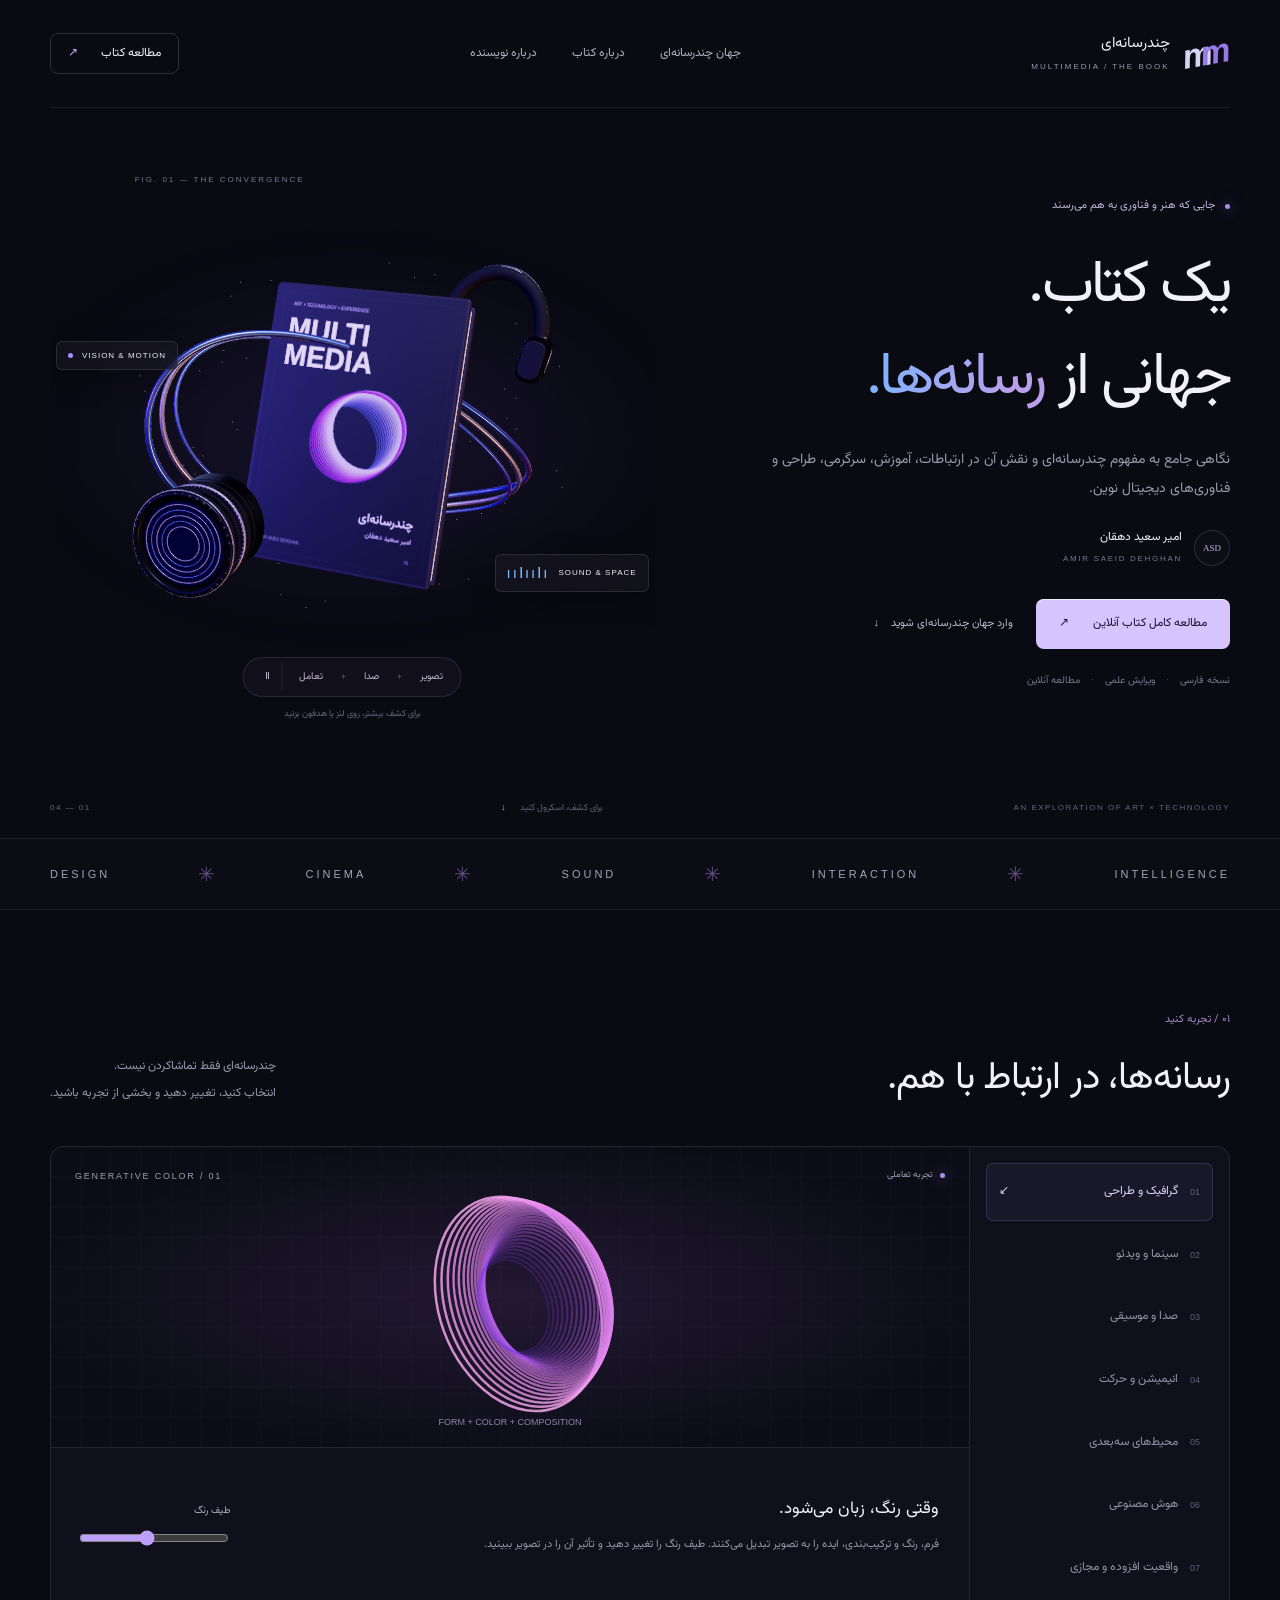
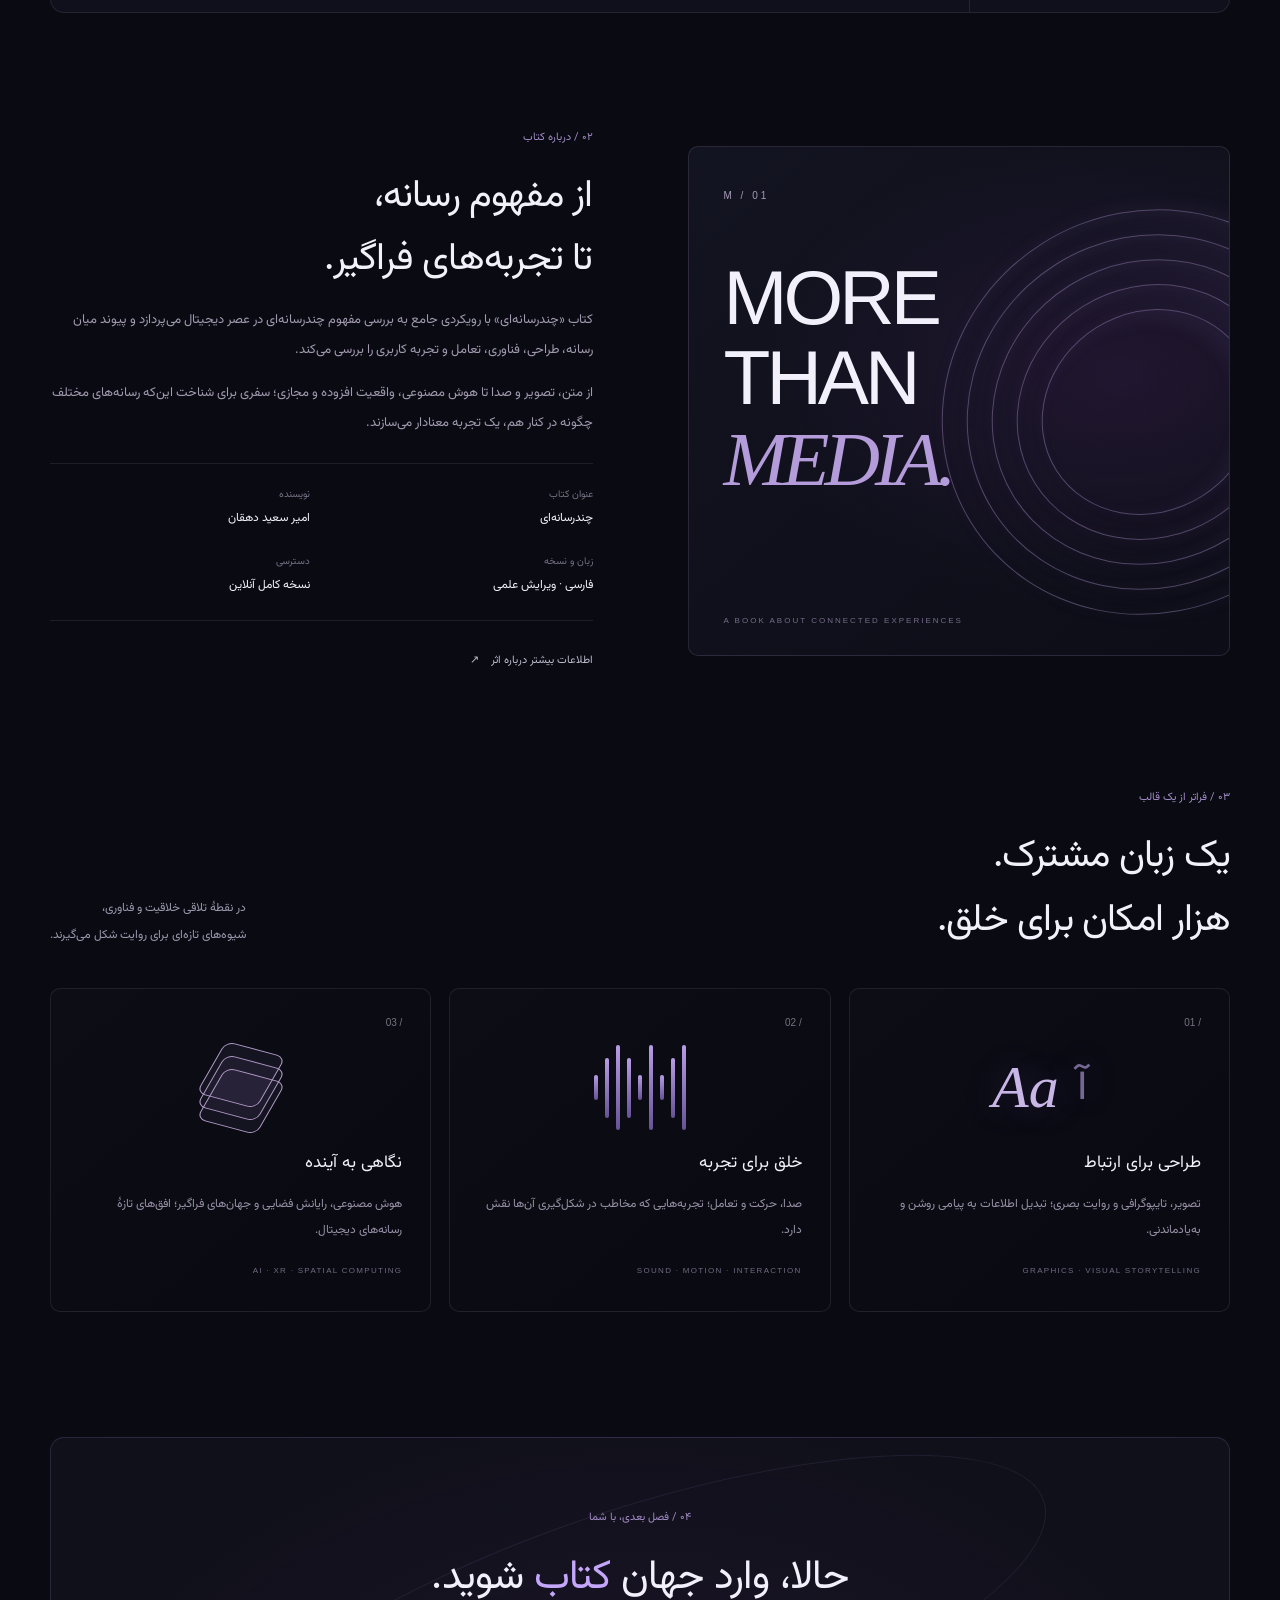
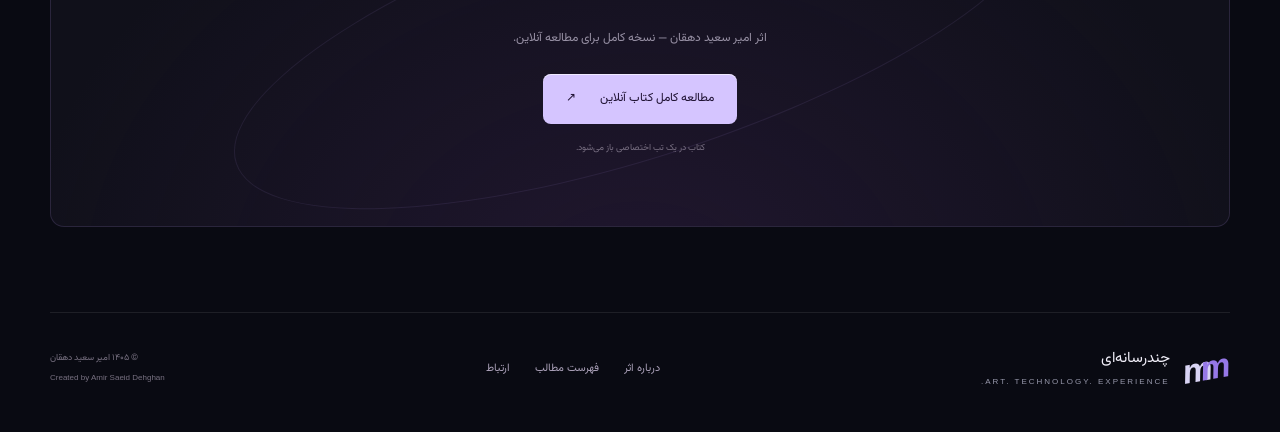
<file: index.html>
<!doctype html>
<html lang="fa" dir="rtl">
<head>
  <meta charset="utf-8">
  <meta name="viewport" content="width=device-width,initial-scale=1">
  <meta name="theme-color" content="#090a12">
  <meta name="description" content="کتاب چندرسانه‌ای اثر امیر سعید دهقان؛ سفری تعاملی در پیوند هنر، طراحی، صدا و فناوری. نسخه کامل فارسی برای مطالعه آنلاین.">
  <title>چندرسانه‌ای | امیر سعید دهقان</title>
  <link rel="preload" href="landing/Vazirmatn-Regular.woff2" as="font" type="font/woff2" crossorigin>
  <link rel="icon" href="landing/favicon.svg" type="image/svg+xml">
  <link rel="stylesheet" href="landing/landing.css">
</head>
<body class="mm-site">
<a class="skip" href="#main">رفتن به محتوای اصلی</a>
<header class="header wrap">
  <a class="brand" href="index.html" aria-label="چندرسانه‌ای، خانه"><span class="brand-mark" aria-hidden="true">m<span>m</span></span><span>چندرسانه‌ای<small lang="en">MULTIMEDIA / THE BOOK</small></span></a>
  <nav aria-label="ناوبری اصلی"><a href="#universe">جهان چندرسانه‌ای</a><a href="#about">درباره کتاب</a><a href="about.html">درباره نویسنده</a></nav>
  <a class="nav-read" href="book.html" target="_blank" rel="noopener">مطالعه کتاب <span>↗</span></a>
</header>
<main id="main">
<section class="hero wrap" aria-labelledby="hero-title">
  <div class="hero-copy">
    <div class="eyebrow"><i></i> جایی که هنر و فناوری به هم می‌رسند</div>
    <h1 id="hero-title">یک کتاب.<br>جهانی از <span>رسانه‌ها.</span></h1>
    <p class="hero-description">نگاهی جامع به مفهوم چندرسانه‌ای و نقش آن در ارتباطات، آموزش، سرگرمی، طراحی و فناوری‌های دیجیتال نوین.</p>
    <div class="author-line"><span class="author-monogram" lang="en">ASD</span><span>امیر سعید دهقان<small lang="en">AMIR SAEID DEHGHAN</small></span></div>
    <div class="actions"><a class="button primary" href="book.html" target="_blank" rel="noopener">مطالعه کامل کتاب آنلاین <span>↗</span></a><a class="text-link" href="#universe">وارد جهان چندرسانه‌ای شوید <span>↓</span></a></div>
    <div class="hero-note"><span>نسخه فارسی</span><b>·</b><span>ویرایش علمی</span><b>·</b><span>مطالعه آنلاین</span></div>
  </div>
  <div class="hero-art" id="art">
    <div class="art-glow"></div>
    <div class="fallback-book" aria-hidden="true"><span>MULTI<br>MEDIA<span class="cover-orbit"></span></span><small>چندرسانه‌ای<br>امیر سعید دهقان</small></div>
    <canvas id="scene" aria-label="چیدمان سه‌بعدی کتاب، لنز دوربین و هدفون؛ گزینه‌های زیر همان تعامل‌ها را با صفحه‌کلید در دسترس می‌گذارند"></canvas>
    <span class="art-index" lang="en">FIG. 01 — THE CONVERGENCE</span>
    <div class="floating-label label-cinema"><span class="label-dot"></span><span lang="en">VISION & MOTION</span></div>
    <div class="floating-label label-audio"><span class="mini-wave" aria-hidden="true">ııⅠııⅠı</span><span lang="en">SOUND & SPACE</span></div>
    <div class="scene-controls"><button type="button" data-jump="video">تصویر</button><span>＋</span><button type="button" data-jump="audio">صدا</button><span>＋</span><button type="button" data-jump="space">تعامل</button><button type="button" id="motion" aria-pressed="false" aria-label="توقف حرکت خودکار">Ⅱ</button></div>
    <span class="art-hint">برای کشف بیشتر، روی لنز یا هدفون بزنید</span>
  </div>
  <div class="hero-bottom"><span lang="en">AN EXPLORATION OF ART × TECHNOLOGY</span><a href="#universe">برای کشف، اسکرول کنید <span>↓</span></a><span lang="en">01 — 04</span></div>
</section>
<div class="discipline-band" aria-hidden="true"><div class="wrap" dir="ltr"><span>DESIGN</span><i>✳</i><span>CINEMA</span><i>✳</i><span>SOUND</span><i>✳</i><span>INTERACTION</span><i>✳</i><span>INTELLIGENCE</span></div></div>
<section id="universe" class="universe wrap section-space">
  <div class="section-heading reveal"><div><span class="kicker">۰۱ / تجربه کنید</span><h2>رسانه‌ها، در ارتباط با هم.</h2></div><p>چندرسانه‌ای فقط تماشاکردن نیست.<br>انتخاب کنید، تغییر دهید و بخشی از تجربه باشید.</p></div>
  <div class="lab reveal">
    <div class="lab-nav" role="tablist" aria-label="حوزه‌های چندرسانه‌ای">
      <button role="tab" id="tab-design" aria-selected="true" aria-controls="lab-panel" data-mode="design"><span>01</span>گرافیک و طراحی <i>↙</i></button>
      <button role="tab" id="tab-video" aria-selected="false" aria-controls="lab-panel" data-mode="video" tabindex="-1"><span>02</span>سینما و ویدئو <i>↙</i></button>
      <button role="tab" id="tab-audio" aria-selected="false" aria-controls="lab-panel" data-mode="audio" tabindex="-1"><span>03</span>صدا و موسیقی <i>↙</i></button>
      <button role="tab" id="tab-motion" aria-selected="false" aria-controls="lab-panel" data-mode="motion" tabindex="-1"><span>04</span>انیمیشن و حرکت <i>↙</i></button>
      <button role="tab" id="tab-space" aria-selected="false" aria-controls="lab-panel" data-mode="space" tabindex="-1"><span>05</span>محیط‌های سه‌بعدی <i>↙</i></button>
      <button role="tab" id="tab-ai" aria-selected="false" aria-controls="lab-panel" data-mode="ai" tabindex="-1"><span>06</span>هوش مصنوعی <i>↙</i></button>
      <button role="tab" id="tab-xr" aria-selected="false" aria-controls="lab-panel" data-mode="xr" tabindex="-1"><span>07</span>واقعیت افزوده و مجازی <i>↙</i></button>
    </div>
    <div class="lab-panel" id="lab-panel" role="tabpanel" aria-labelledby="tab-design" tabindex="0">
      <div class="lab-visual"><canvas id="demo" aria-label="نمایش تعاملی ترکیب رنگ و فرم"></canvas><span class="visual-tag" id="demo-tag" lang="en">01 / GENERATIVE COLOR</span><span class="live-indicator"><i></i>تجربه تعاملی</span></div>
      <div class="lab-caption"><div><h3 id="demo-title">وقتی رنگ، زبان می‌شود.</h3><p id="demo-description">فرم، رنگ و ترکیب‌بندی، ایده را به تصویر تبدیل می‌کنند. طیف رنگ را تغییر دهید و تأثیر آن را در تصویر ببینید.</p></div><div class="lab-control"><label for="parameter" id="parameter-label">طیف رنگ</label><input id="parameter" type="range" min="0" max="100" value="45"><button id="sound" type="button" hidden aria-pressed="false">شنیدن صدا ♫</button></div></div>
    </div>
  </div>
</section>
<section id="about" class="about wrap section-space">
  <div class="editorial-art reveal" aria-hidden="true"><span class="editorial-no" lang="en">M / 01</span><div class="editorial-rings"><i></i><i></i><i></i><i></i><i></i></div><div class="editorial-type" lang="en">MORE<br>THAN<br><em>MEDIA.</em></div><span class="editorial-foot" lang="en">A BOOK ABOUT CONNECTED EXPERIENCES</span></div>
  <div class="about-copy reveal"><span class="kicker">۰۲ / درباره کتاب</span><h2>از مفهوم رسانه،<br>تا تجربه‌های فراگیر.</h2><p>کتاب «چندرسانه‌ای» با رویکردی جامع به بررسی مفهوم چندرسانه‌ای در عصر دیجیتال می‌پردازد و پیوند میان رسانه، طراحی، فناوری، تعامل و تجربه کاربری را بررسی می‌کند.</p><p>از متن، تصویر و صدا تا هوش مصنوعی، واقعیت افزوده و مجازی؛ سفری برای شناخت این‌که رسانه‌های مختلف چگونه در کنار هم، یک تجربه معنادار می‌سازند.</p><div class="book-facts"><div><small>عنوان کتاب</small><strong>چندرسانه‌ای</strong></div><div><small>نویسنده</small><strong>امیر سعید دهقان</strong></div><div><small>زبان و نسخه</small><strong>فارسی · ویرایش علمی</strong></div><div><small>دسترسی</small><strong>نسخه کامل آنلاین</strong></div></div><a class="text-link" href="about.html">اطلاعات بیشتر درباره اثر <span>↗</span></a></div>
</section>
<section class="perspectives wrap section-space">
  <div class="section-heading reveal"><div><span class="kicker">۰۳ / فراتر از یک قالب</span><h2>یک زبان مشترک.<br>هزار امکان برای خلق.</h2></div><p>در نقطهٔ تلاقی خلاقیت و فناوری،<br>شیوه‌های تازه‌ای برای روایت شکل می‌گیرند.</p></div>
  <div class="perspective-grid"><article class="perspective reveal"><span class="card-number">01 /</span><div class="card-glyph" aria-hidden="true">Aa<span>آ</span></div><h3>طراحی برای ارتباط</h3><p>تصویر، تایپوگرافی و روایت بصری؛ تبدیل اطلاعات به پیامی روشن و به‌یادماندنی.</p><span class="card-foot" lang="en">GRAPHICS · VISUAL STORYTELLING</span></article><article class="perspective reveal"><span class="card-number">02 /</span><div class="card-glyph waveform" aria-hidden="true"><i></i><i></i><i></i><i></i><i></i><i></i><i></i><i></i><i></i></div><h3>خلق برای تجربه</h3><p>صدا، حرکت و تعامل؛ تجربه‌هایی که مخاطب در شکل‌گیری آن‌ها نقش دارد.</p><span class="card-foot" lang="en">SOUND · MOTION · INTERACTION</span></article><article class="perspective reveal"><span class="card-number">03 /</span><div class="card-glyph spatial-glyph" aria-hidden="true"><i></i><i></i><i></i></div><h3>نگاهی به آینده</h3><p>هوش مصنوعی، رایانش فضایی و جهان‌های فراگیر؛ افق‌های تازهٔ رسانه‌های دیجیتال.</p><span class="card-foot" lang="en">AI · XR · SPATIAL COMPUTING</span></article></div>
</section>
<section class="read-cta wrap reveal"><span class="kicker">۰۴ / فصل بعدی، با شما</span><h2>حالا، وارد جهان <span>کتاب</span> شوید.</h2><p>اثر امیر سعید دهقان — نسخه کامل برای مطالعه آنلاین.</p><a class="button primary" href="book.html" target="_blank" rel="noopener">مطالعه کامل کتاب آنلاین <span>↗</span></a><small>کتاب در یک تب اختصاصی باز می‌شود.</small><div class="cta-orbit" aria-hidden="true"></div></section>
</main>
<footer class="footer wrap"><a class="brand" href="#main"><span class="brand-mark" aria-hidden="true">m<span>m</span></span><span>چندرسانه‌ای<small lang="en">ART. TECHNOLOGY. EXPERIENCE.</small></span></a><div><a href="about.html">درباره اثر</a><a href="collection.html">فهرست مطالب</a><a href="contact.html">ارتباط</a></div><small>© ۱۴۰۵ امیر سعید دهقان<br><span lang="en">Created by Amir Saeid Dehghan</span></small></footer>
<script type="module" src="landing/landing.js"></script>
</body></html>
</file>
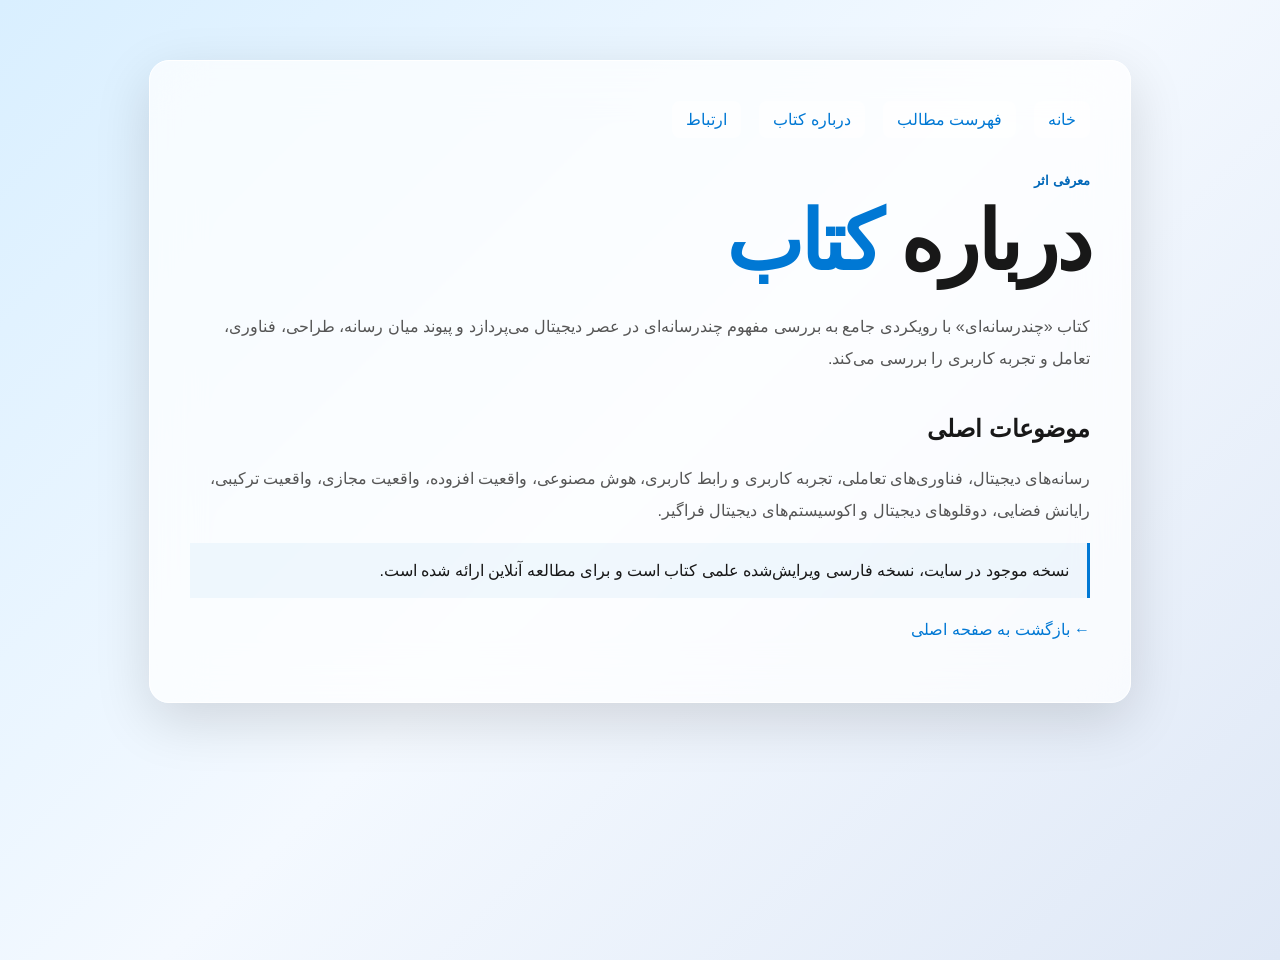
<file: about.html>
<!doctype html><html lang="fa" dir="rtl"><head><meta charset="utf-8"><meta name="viewport" content="width=device-width,initial-scale=1"><title>درباره کتاب | چندرسانه‌ای</title><style>body{margin:0;font-family:"Segoe UI",Tahoma,Arial;background:linear-gradient(135deg,#d9efff,#f4f9ff,#dfe8f6);color:#181818;min-height:100vh}.box{max-width:900px;margin:60px auto;padding:40px;background:#ffffffb8;backdrop-filter:blur(25px);border:1px solid white;border-radius:20px;box-shadow:0 18px 55px #0002}a{color:#0078d4;text-decoration:none}.nav{display:flex;gap:18px;margin-bottom:35px;flex-wrap:wrap}.nav a{padding:9px 14px;border-radius:8px;background:#fff8}.ey{color:#0067b8;font-size:13px;font-weight:600}h1{font-size:clamp(44px,8vw,82px);line-height:.95;letter-spacing:-3px;margin:15px 0 30px}h1 span{color:#0078d4}h2{margin-top:40px}p{line-height:2;color:#555}.note{padding:18px;border-right:3px solid #0078d4;background:#0078d40c}</style></head><body><main class="box"><nav class="nav"><a href="index.html">خانه</a><a href="collection.html">فهرست مطالب</a><a href="about.html">درباره کتاب</a><a href="contact.html">ارتباط</a></nav><div class="ey">معرفی اثر</div><h1>درباره <span>کتاب</span></h1><p>کتاب «چندرسانه‌ای» با رویکردی جامع به بررسی مفهوم چندرسانه‌ای در عصر دیجیتال می‌پردازد و پیوند میان رسانه، طراحی، فناوری، تعامل و تجربه کاربری را بررسی می‌کند.</p><h2>موضوعات اصلی</h2><p>رسانه‌های دیجیتال، فناوری‌های تعاملی، تجربه کاربری و رابط کاربری، هوش مصنوعی، واقعیت افزوده، واقعیت مجازی، واقعیت ترکیبی، رایانش فضایی، دوقلوهای دیجیتال و اکوسیستم‌های دیجیتال فراگیر.</p><div class="note">نسخه موجود در سایت، نسخه فارسی ویرایش‌شده علمی کتاب است و برای مطالعه آنلاین ارائه شده است.</div><p><a href="index.html">← بازگشت به صفحه اصلی</a></p></main></body></html>
</file>
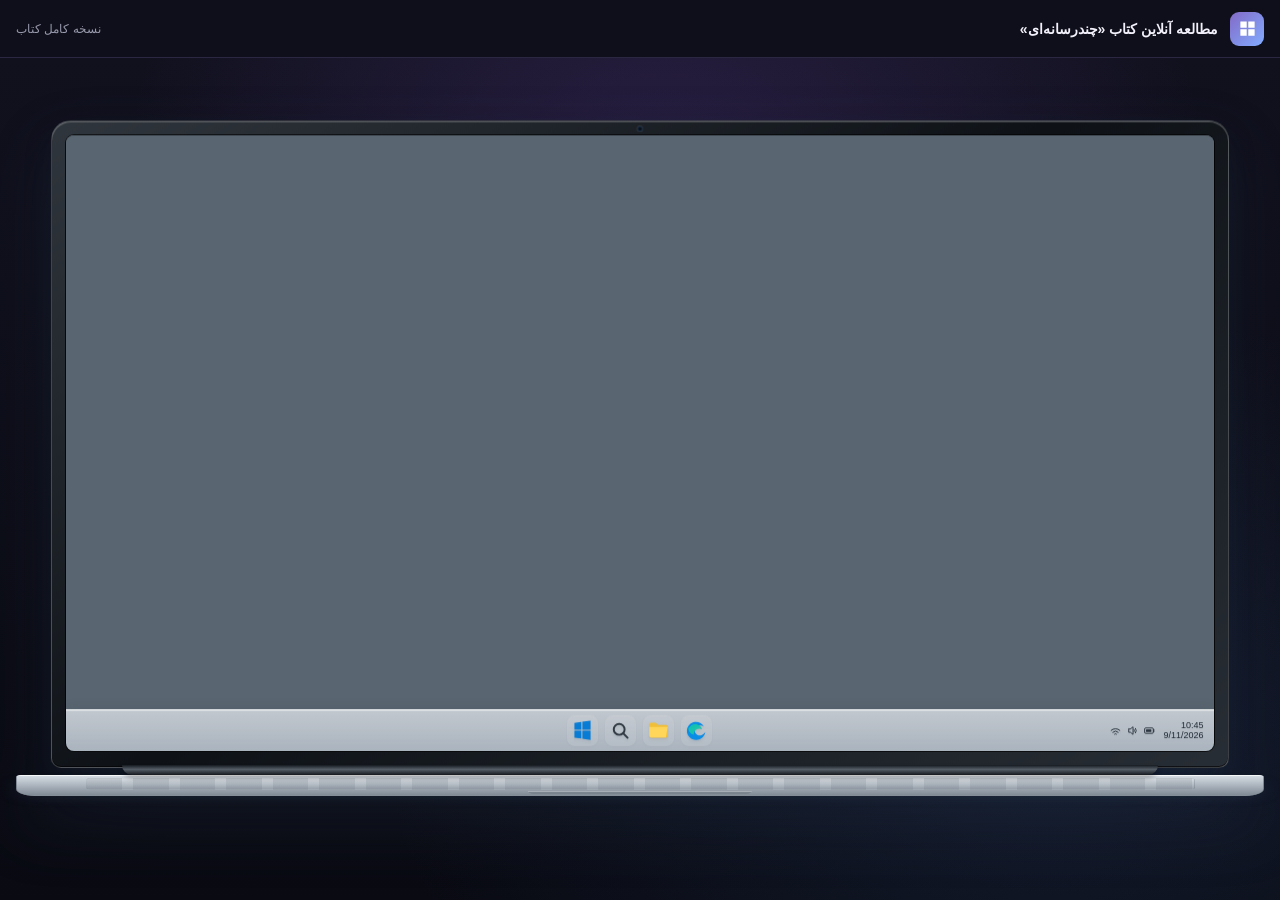
<file: book.html>
<!doctype html>
<html lang="fa" dir="rtl">
<head>
  <meta charset="utf-8">
  <meta name="viewport" content="width=device-width,initial-scale=1">
  <title>مطالعه آنلاین | چندرسانه‌ای</title>
  <style>
    *{box-sizing:border-box}
    html,body{margin:0;min-height:100%;background:#eef5fc;font-family:Segoe UI,Tahoma,sans-serif}
    body{height:100vh;overflow:hidden}
    .bar{height:58px;display:flex;align-items:center;gap:12px;padding:0 16px;background:#f8fbff;border-bottom:1px solid #ccd8e5}
    .win{width:34px;height:34px;border:0;border-radius:9px;background:#087bd7;display:grid;place-items:center;cursor:pointer;flex:0 0 auto}
    .win svg{width:19px}
    .title{font-size:14px;font-weight:700}
    .hint{margin-right:auto;font-size:12px;color:#667580}

    .stage{
      height:calc(100vh - 58px);
      display:flex;
      align-items:center;
      justify-content:center;
      padding:22px 3vw 34px;
      overflow:hidden;
      perspective:1600px;
      background:
        radial-gradient(circle at 50% 18%,rgba(255,255,255,.95),rgba(255,255,255,.42) 30%,transparent 58%),
        linear-gradient(180deg,#eef5fc 0%,#dfeaf5 100%);
    }
    .laptop{
      width:min(92vw,1240px);
      transform-style:preserve-3d;
      filter:drop-shadow(0 28px 30px rgba(41,61,82,.22));
    }
    .display-shell{
      position:relative;
      width:100%;
      height:min(72vh,760px);
      min-height:360px;
      padding:14px 14px 16px;
      border-radius:20px 20px 10px 10px;
      background:linear-gradient(145deg,#30363d 0%,#0e1217 48%,#282e35 100%);
      border:1px solid rgba(255,255,255,.18);
      box-shadow:
        inset 0 1px 0 rgba(255,255,255,.24),
        inset 0 -1px 0 rgba(0,0,0,.65),
        0 12px 28px rgba(23,40,58,.18);
      transform:rotateX(-1.8deg);
      transform-origin:50% 100%;
      transform-style:preserve-3d;
    }
    .camera{
      position:absolute;
      top:5px;
      left:50%;
      width:5px;
      height:5px;
      transform:translateX(-50%);
      border-radius:50%;
      background:#0a0d11;
      box-shadow:0 0 0 1px rgba(255,255,255,.08),inset 0 0 2px rgba(62,146,255,.5);
      z-index:3;
    }
    .screen{
      position:relative;
      width:100%;
      height:100%;
      overflow:hidden;
      border-radius:8px;
      background:#596570;
      box-shadow:0 0 0 1px rgba(0,0,0,.8),inset 0 0 0 1px rgba(255,255,255,.06);
    }
    .frame{width:100%;height:100%;border:0;display:block;background:#596570}
    .win11-taskbar{
      position:absolute;
      left:0;
      right:0;
      bottom:0;
      height:42px;
      z-index:6;
      display:grid;
      grid-template-columns:1fr auto 1fr;
      align-items:center;
      padding:0 10px;
      direction:ltr;
      background:linear-gradient(180deg,rgba(248,251,255,.66),rgba(229,237,247,.58));
      border-top:1px solid rgba(255,255,255,.76);
      box-shadow:0 -1px 14px rgba(44,63,82,.12),inset 0 1px 0 rgba(255,255,255,.42);
      backdrop-filter:blur(22px) saturate(165%);
      -webkit-backdrop-filter:blur(22px) saturate(165%);
      pointer-events:none;
    }
    .taskbar-icons{
      grid-column:2;
      display:flex;
      align-items:center;
      justify-content:center;
      gap:7px;
    }
    .taskbar-icon{
      width:31px;
      height:31px;
      border-radius:8px;
      display:grid;
      place-items:center;
      background:rgba(255,255,255,.13);
      filter:drop-shadow(0 1px 1px rgba(37,55,73,.16));
    }
    .taskbar-icon svg{width:21px;height:21px;display:block}
    .taskbar-icon.browser svg{width:23px;height:23px}
    .taskbar-icon.folder svg{width:23px;height:23px}
    .taskbar-tray{
      grid-column:3;
      justify-self:end;
      display:flex;
      align-items:center;
      gap:8px;
      color:#1e2832;
      font-family:Segoe UI,Tahoma,sans-serif;
      font-size:9px;
      line-height:1.05;
      text-align:right;
      white-space:nowrap;
    }
    .tray-icons{display:flex;align-items:center;gap:4px}
    .tray-icons svg{width:13px;height:13px;display:block}
    .taskbar-clock{min-width:34px}
    .hinge{
      position:relative;
      width:88%;
      height:10px;
      margin:-3px auto 0;
      border-radius:0 0 10px 10px;
      background:linear-gradient(180deg,#151a20,#555d66 44%,#15191e 100%);
      box-shadow:0 3px 5px rgba(0,0,0,.25);
      z-index:2;
    }
    .base{
      position:relative;
      width:106%;
      height:54px;
      margin:-2px -3% 0;
      transform-origin:50% 0;
      transform:rotateX(67deg) translateZ(-2px);
      border-radius:5px 5px 18px 18px;
      background:linear-gradient(180deg,#d8dee5 0%,#aeb7c0 48%,#7f8994 100%);
      border:1px solid rgba(84,96,108,.55);
      box-shadow:
        inset 0 1px 0 rgba(255,255,255,.9),
        0 12px 20px rgba(47,65,84,.2);
    }
    .base:before{
      content:"";
      position:absolute;
      inset:7px 5.5% 15px;
      border-radius:5px;
      background:
        repeating-linear-gradient(90deg,rgba(76,87,98,.13) 0 3.2%,transparent 3.2% 4.2%),
        linear-gradient(180deg,rgba(255,255,255,.24),rgba(95,108,121,.08));
      border:1px solid rgba(92,104,116,.18);
    }
    .base:after{
      content:"";
      position:absolute;
      left:50%;
      bottom:4px;
      width:18%;
      height:7px;
      transform:translateX(-50%);
      border-radius:0 0 10px 10px;
      background:rgba(93,104,115,.34);
      box-shadow:inset 0 1px 1px rgba(255,255,255,.4);
    }

    @media(max-width:700px){
      .hint{display:none}
      .stage{padding:14px 2vw 24px}
      .laptop{width:96vw}
      .display-shell{height:calc(100vh - 122px);min-height:300px;padding:10px 10px 12px;border-radius:14px 14px 7px 7px;transform:rotateX(-1deg)}
      .camera{top:3px;width:4px;height:4px}
      .win11-taskbar{height:34px;padding:0 6px}
      .taskbar-icons{gap:3px}
      .taskbar-icon{width:26px;height:26px;border-radius:6px}
      .taskbar-icon svg,.taskbar-icon.browser svg,.taskbar-icon.folder svg{width:18px;height:18px}
      .taskbar-tray{gap:4px;font-size:7px}
      .tray-icons svg{width:10px;height:10px}
      .base{height:34px}
      .hinge{height:7px}
    }

    /* Mobile only: present the existing PDF inside an iPhone-style iOS 27 glass interface. */
    body.mobile-device .stage{
      padding:10px 12px 16px;
      perspective:none;
      background:
        radial-gradient(circle at 25% 18%,rgba(118,193,255,.32),transparent 30%),
        radial-gradient(circle at 78% 72%,rgba(205,161,255,.24),transparent 34%),
        linear-gradient(160deg,#eef7ff 0%,#f8f3ff 48%,#e6f2ff 100%);
    }
    body.mobile-device .laptop{
      position:relative;
      width:min(88vw,calc((100dvh - 92px)*.462),390px);
      max-width:390px;
      filter:drop-shadow(0 28px 36px rgba(33,49,67,.34));
      transform:none;
    }
    body.mobile-device .laptop::before,
    body.mobile-device .laptop::after{
      content:"";
      position:absolute;
      z-index:-1;
      width:4px;
      border-radius:4px;
      background:linear-gradient(180deg,rgba(255,255,255,.92),rgba(160,177,194,.72));
      box-shadow:0 1px 3px rgba(33,43,56,.22);
    }
    body.mobile-device .laptop::before{
      left:-3px;
      top:24%;
      height:74px;
      box-shadow:0 -88px 0 rgba(190,204,218,.78),0 1px 3px rgba(33,43,56,.22);
    }
    body.mobile-device .laptop::after{
      right:-3px;
      top:29%;
      height:88px;
    }
    body.mobile-device .display-shell{
      width:100%;
      height:auto;
      min-height:0;
      aspect-ratio:9/19.5;
      padding:7px;
      border-radius:52px;
      overflow:visible;
      transform:none;
      background:
        linear-gradient(145deg,rgba(255,255,255,.84),rgba(215,228,242,.56) 42%,rgba(255,255,255,.74) 72%,rgba(173,192,210,.62));
      border:1px solid rgba(255,255,255,.92);
      box-shadow:
        inset 0 0 0 1px rgba(104,121,138,.35),
        inset 0 2px 2px rgba(255,255,255,.94),
        inset 0 -2px 3px rgba(80,95,111,.28),
        0 2px 0 rgba(255,255,255,.82),
        0 18px 44px rgba(34,52,72,.22);
      backdrop-filter:blur(26px) saturate(180%);
      -webkit-backdrop-filter:blur(26px) saturate(180%);
    }
    body.mobile-device .display-shell::after{
      content:"";
      position:absolute;
      inset:2px;
      border-radius:50px;
      pointer-events:none;
      background:linear-gradient(115deg,rgba(255,255,255,.55),transparent 18%,transparent 73%,rgba(255,255,255,.22));
      mix-blend-mode:screen;
      opacity:.8;
      z-index:8;
    }
    body.mobile-device .camera{
      top:14px;
      left:50%;
      width:92px;
      height:27px;
      transform:translateX(-50%);
      border-radius:18px;
      background:linear-gradient(180deg,#050607,#111418);
      box-shadow:
        inset 0 0 0 1px rgba(255,255,255,.05),
        0 1px 4px rgba(0,0,0,.34);
      z-index:12;
    }
    body.mobile-device .camera::after{
      content:"";
      position:absolute;
      right:10px;
      top:9px;
      width:6px;
      height:6px;
      border-radius:50%;
      background:#101a28;
      box-shadow:inset 0 0 2px #256cb2,0 0 2px rgba(70,142,219,.5);
    }
    body.mobile-device .screen{
      /* Anchor the display to the shell instead of resolving a percentage height against height:auto. */
      position:absolute;
      inset:7px;
      width:auto;
      height:auto;
      border-radius:45px;
      overflow:hidden;
      background:#f4f7fa;
      box-shadow:
        0 0 0 1px rgba(15,20,26,.82),
        inset 0 0 0 1px rgba(255,255,255,.12);
    }
    body.mobile-device .screen::before{
      content:"9:41";
      position:absolute;
      top:0;
      left:0;
      right:0;
      height:50px;
      z-index:9;
      direction:ltr;
      display:flex;
      align-items:center;
      justify-content:flex-start;
      padding:0 22px;
      color:#101318;
      font:600 11px/1 -apple-system,BlinkMacSystemFont,"SF Pro Text",sans-serif;
      text-shadow:0 1px 1px rgba(255,255,255,.5);
      background:linear-gradient(180deg,rgba(255,255,255,.42),rgba(255,255,255,.08));
      backdrop-filter:blur(16px) saturate(180%);
      -webkit-backdrop-filter:blur(16px) saturate(180%);
      pointer-events:none;
    }
    body.mobile-device .screen::after{
      content:"";
      position:absolute;
      left:50%;
      bottom:6px;
      width:104px;
      height:4px;
      transform:translateX(-50%);
      border-radius:10px;
      z-index:11;
      background:rgba(18,21,26,.78);
      box-shadow:0 0 1px rgba(255,255,255,.4);
      pointer-events:none;
    }
    body.mobile-device .frame{
      width:100%;
      height:100%;
      border:0;
      display:block;
      background:#fff;
    }
    body.mobile-device .win11-taskbar{
      left:12px;
      right:12px;
      bottom:15px;
      width:auto;
      height:47px;
      padding:0;
      border:1px solid rgba(255,255,255,.62);
      border-radius:25px;
      display:flex;
      align-items:center;
      justify-content:center;
      background:linear-gradient(135deg,rgba(255,255,255,.54),rgba(219,232,246,.34));
      box-shadow:
        0 8px 24px rgba(38,52,69,.18),
        inset 0 1px 0 rgba(255,255,255,.76),
        inset 0 -1px 0 rgba(114,133,153,.18);
      backdrop-filter:blur(24px) saturate(190%);
      -webkit-backdrop-filter:blur(24px) saturate(190%);
      overflow:hidden;
    }
    body.mobile-device .win11-taskbar::before{
      content:"‹   Aa   ◉   ↗";
      direction:ltr;
      color:rgba(18,44,70,.88);
      letter-spacing:7px;
      font:600 17px/1 -apple-system,BlinkMacSystemFont,"SF Pro Display",sans-serif;
      text-shadow:0 1px 0 rgba(255,255,255,.72);
    }
    body.mobile-device .taskbar-icons,
    body.mobile-device .taskbar-tray{
      display:none;
    }
    body.mobile-device .hinge,
    body.mobile-device .base{
      display:none;
    }

    @media (max-height:650px){
      body.mobile-device .bar{height:50px}
      body.mobile-device .stage{height:calc(100vh - 50px);padding-top:8px;padding-bottom:8px}
      body.mobile-device .laptop{width:min(78vw,calc((100dvh - 70px)*.462),330px)}
    }

    /* Match the book landing palette; device models and PDF viewer remain untouched. */
    html,body{background:#090a12;color:#f2f0fa}
    .bar{background:rgba(15,16,27,.94);border-bottom-color:rgba(175,150,255,.18);color:#f2f0fa;backdrop-filter:blur(18px)}
    .win{background:linear-gradient(135deg,#826ac7,#82acff)}
    .hint{color:#9899ac}
    .stage{background:radial-gradient(ellipse at 52% 20%,rgba(94,63,151,.32),transparent 58%),radial-gradient(ellipse at 82% 82%,rgba(70,113,181,.16),transparent 45%),linear-gradient(180deg,#11111e 0%,#090a12 100%)}
    body.mobile-device .stage{background:radial-gradient(circle at 25% 18%,rgba(130,172,255,.2),transparent 35%),radial-gradient(circle at 78% 72%,rgba(175,150,255,.22),transparent 39%),linear-gradient(160deg,#11111e 0%,#171326 48%,#090a12 100%)}
  </style>
</head>
<body>
  <header class="bar">
    <button class="win" onclick="location.href='index.html'" aria-label="بازگشت به خانه">
      <svg viewBox="0 0 24 24" fill="white"><path d="M3 3h8v8H3zm10 0h8v8h-8zM3 13h8v8H3zm10 0h8v8h-8z"/></svg>
    </button>
    <span class="title">مطالعه آنلاین کتاب «چندرسانه‌ای»</span>
    <span class="hint">نسخه کامل کتاب</span>
  </header>

  <main class="stage">
    <div class="laptop" aria-label="نمایش کتاب روی لپ‌تاپ سه‌بعدی">
      <div class="display-shell">
        <span class="camera" aria-hidden="true"></span>
        <div class="screen">
          <iframe class="frame" src="https://docs.google.com/gview?embedded=true&url=https%3A%2F%2Fsaaeiddev.github.io%2FMultimedia-Article%2Fmultimedia%2520farsi%2520-%2520%25D9%2588%25DB%258C%25D8%25B1%25D8%25A7%25D8%25B3%25D8%25AA%25D8%25A7%25D8%25B1%DB%8C%2520%25D8%25B9%25D9%2584%25D9%2585%DB%8C.pdf" title="کتاب چندرسانه‌ای"></iframe>
          <div class="win11-taskbar" aria-hidden="true">
            <div></div>
            <div class="taskbar-icons">
              <span class="taskbar-icon">
                <svg viewBox="0 0 24 24" aria-hidden="true"><path fill="#087cd5" d="M2.8 3.2 10.7 2v8.9H2.8zm9.1-1.4L21.2.5v10.4h-9.3zM2.8 12.1h7.9V21l-7.9-1.1zm9.1 0h9.3v10.4l-9.3-1.3z"/></svg>
              </span>
              <span class="taskbar-icon">
                <svg viewBox="0 0 24 24" aria-hidden="true"><circle cx="10.5" cy="10.5" r="6.2" fill="none" stroke="#313943" stroke-width="2.2"/><path d="m15.1 15.1 5 5" stroke="#313943" stroke-width="2.2" stroke-linecap="round"/></svg>
              </span>
              <span class="taskbar-icon folder">
                <svg viewBox="0 0 24 24" aria-hidden="true"><path fill="#f2bf39" d="M2.4 5.4c0-1 .8-1.8 1.8-1.8h5l2 2.3h8.6c1 0 1.8.8 1.8 1.8v9.7c0 1-.8 1.8-1.8 1.8H4.2c-1 0-1.8-.8-1.8-1.8z"/><path fill="#ffd65a" d="M2.4 8.1h19.2l-2 10.9H4.2c-1.1 0-1.9-1-1.7-2.1z"/></svg>
              </span>
              <span class="taskbar-icon browser">
                <svg viewBox="0 0 24 24" aria-hidden="true"><defs><linearGradient id="edgeBlue" x1="3" y1="20" x2="20" y2="5"><stop stop-color="#0aa0f6"/><stop offset="1" stop-color="#0878d7"/></linearGradient></defs><path fill="url(#edgeBlue)" d="M21.2 13.6c-.8 4.7-4.9 8.1-9.6 8.1-5.3 0-9.6-4.2-9.6-9.4 0-4.8 3.7-8.8 8.5-9.3 3.8-.4 7.4 1.5 9.3 4.8-2.1-1.5-5.2-1.6-7.4-.1-2 1.4-2.8 4-1.9 6.1 1.2 2.8 4.6 4 7.3 2.7 1.5-.7 2.6-1.7 3.4-2.9z"/><path fill="#18c6ab" d="M4.2 9.2c1.7-3 5.2-4.5 8.5-3.6 2.4.7 4.4 2.6 5.1 5-1.8-1-4-1-5.8 0-2 1.1-3.1 3.4-2.7 5.6-3.4-.5-5.8-3.4-5.7-6.7z" opacity=".95"/></svg>
              </span>
            </div>
            <div class="taskbar-tray">
              <span class="tray-icons">
                <svg viewBox="0 0 24 24" aria-hidden="true"><path d="M4 11.5a11.5 11.5 0 0 1 16 0M7 15a7.3 7.3 0 0 1 10 0m-6.7 3.4a2.5 2.5 0 0 1 3.4 0" fill="none" stroke="#27313b" stroke-width="1.8" stroke-linecap="round"/></svg>
                <svg viewBox="0 0 24 24" aria-hidden="true"><path d="M5 9v6h3l5 4V5L8 9zm10.2 1.3a3.2 3.2 0 0 1 0 3.4m2.4-5.8a7 7 0 0 1 0 8.2" fill="none" stroke="#27313b" stroke-width="1.7" stroke-linecap="round" stroke-linejoin="round"/></svg>
                <svg viewBox="0 0 24 24" aria-hidden="true"><rect x="3" y="7" width="16" height="10" rx="2" fill="none" stroke="#27313b" stroke-width="1.7"/><path d="M20 10v4" stroke="#27313b" stroke-width="1.7" stroke-linecap="round"/><rect x="5.5" y="9.5" width="10" height="5" rx="1" fill="#27313b"/></svg>
              </span>
              <span class="taskbar-clock">10:45<br>9/11/2026</span>
            </div>
          </div>
        </div>
      </div>
      <div class="hinge" aria-hidden="true"></div>
      <div class="base" aria-hidden="true"></div>
    </div>
  </main>
  <script>
    (function(){
      var ua=navigator.userAgent||"";
      var uaMobile=!!(navigator.userAgentData&&navigator.userAgentData.mobile);
      var mobile=uaMobile||/Android|iPhone|iPod|IEMobile|Opera Mini|Mobile/i.test(ua)||window.matchMedia("(max-width: 820px) and (pointer: coarse)").matches;
      if(mobile){
        document.body.classList.add("mobile-device");
        var device=document.querySelector(".laptop");
        if(device) device.setAttribute("aria-label","نمایش کتاب روی آیفون با رابط شیشه‌ای iOS 27");
      }
    })();
  </script>
</body>
</html>
</file>
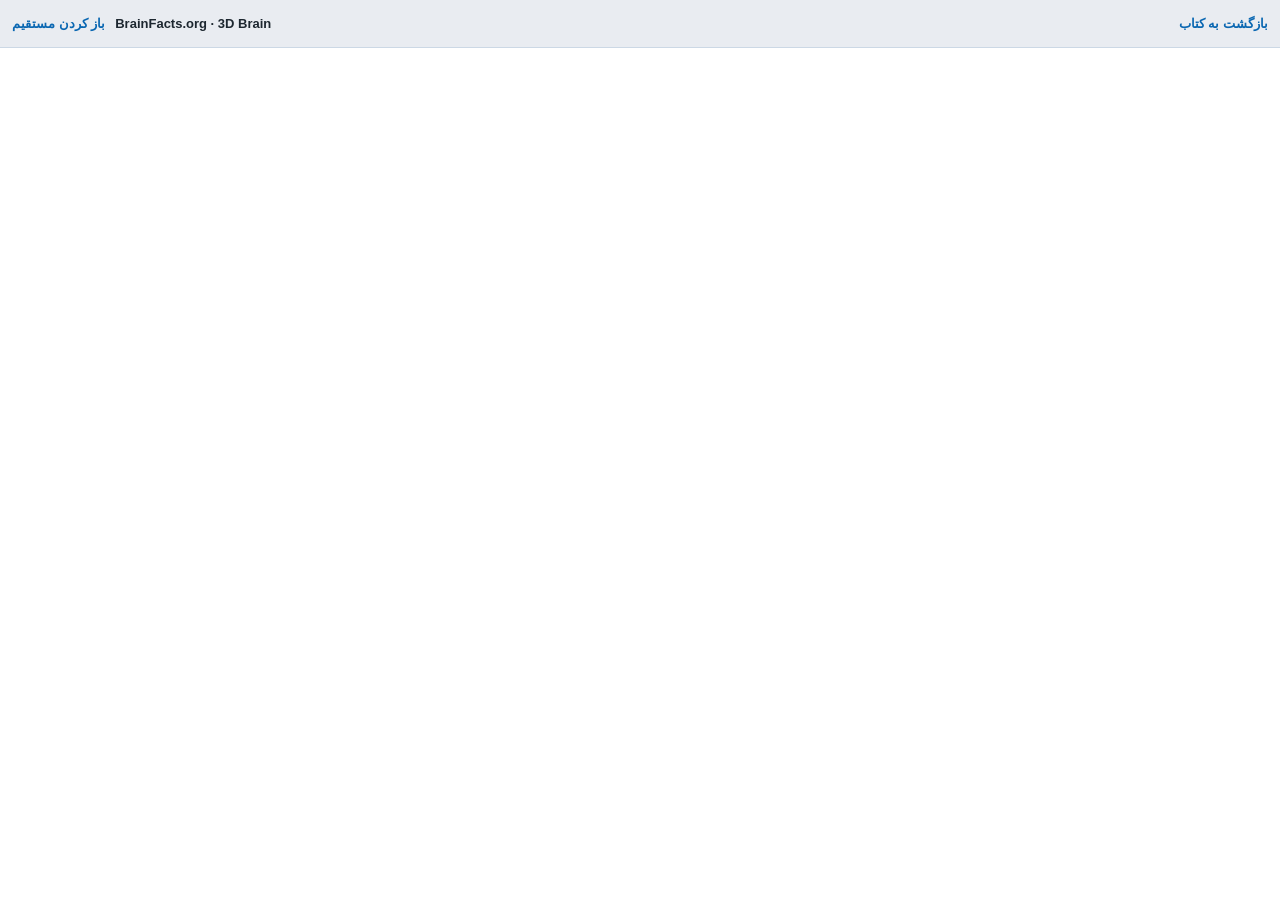
<file: brainfacts-3d.html>
<!doctype html>
<html lang="fa" dir="rtl">
<head>
  <meta charset="utf-8">
  <meta name="viewport" content="width=device-width,initial-scale=1">
  <title>BrainFacts 3D Brain | چندرسانه‌ای</title>
  <style>
    *{box-sizing:border-box}
    html,body{margin:0;width:100%;height:100%;overflow:hidden;background:#0b0f14;font-family:Segoe UI,Tahoma,sans-serif}
    .bar{position:fixed;top:0;left:0;right:0;z-index:10;height:48px;display:flex;align-items:center;gap:10px;padding:0 12px;background:rgba(248,251,255,.94);border-bottom:1px solid #ccd8e5;backdrop-filter:blur(18px);-webkit-backdrop-filter:blur(18px)}
    .bar a{color:#0a67b2;text-decoration:none;font-size:13px;font-weight:700}
    .bar .title{margin-right:auto;font-size:13px;font-weight:700;color:#1d2730;direction:ltr}
    .frame{position:absolute;top:48px;right:0;bottom:0;left:0;width:100%;height:calc(100% - 48px);border:0;background:#fff}
  </style>
</head>
<body>
  <div class="bar">
    <a href="book.html">بازگشت به کتاب</a>
    <span class="title">BrainFacts.org · 3D Brain</span>
    <a href="https://www.brainfacts.org/3D-Brain#intro=true" target="_blank" rel="noopener">باز کردن مستقیم</a>
  </div>
  <iframe class="frame" src="https://www.brainfacts.org/3D-Brain#intro=true" title="BrainFacts.org 3D Brain" allow="fullscreen" referrerpolicy="strict-origin-when-cross-origin"></iframe>
</body>
</html>
</file>
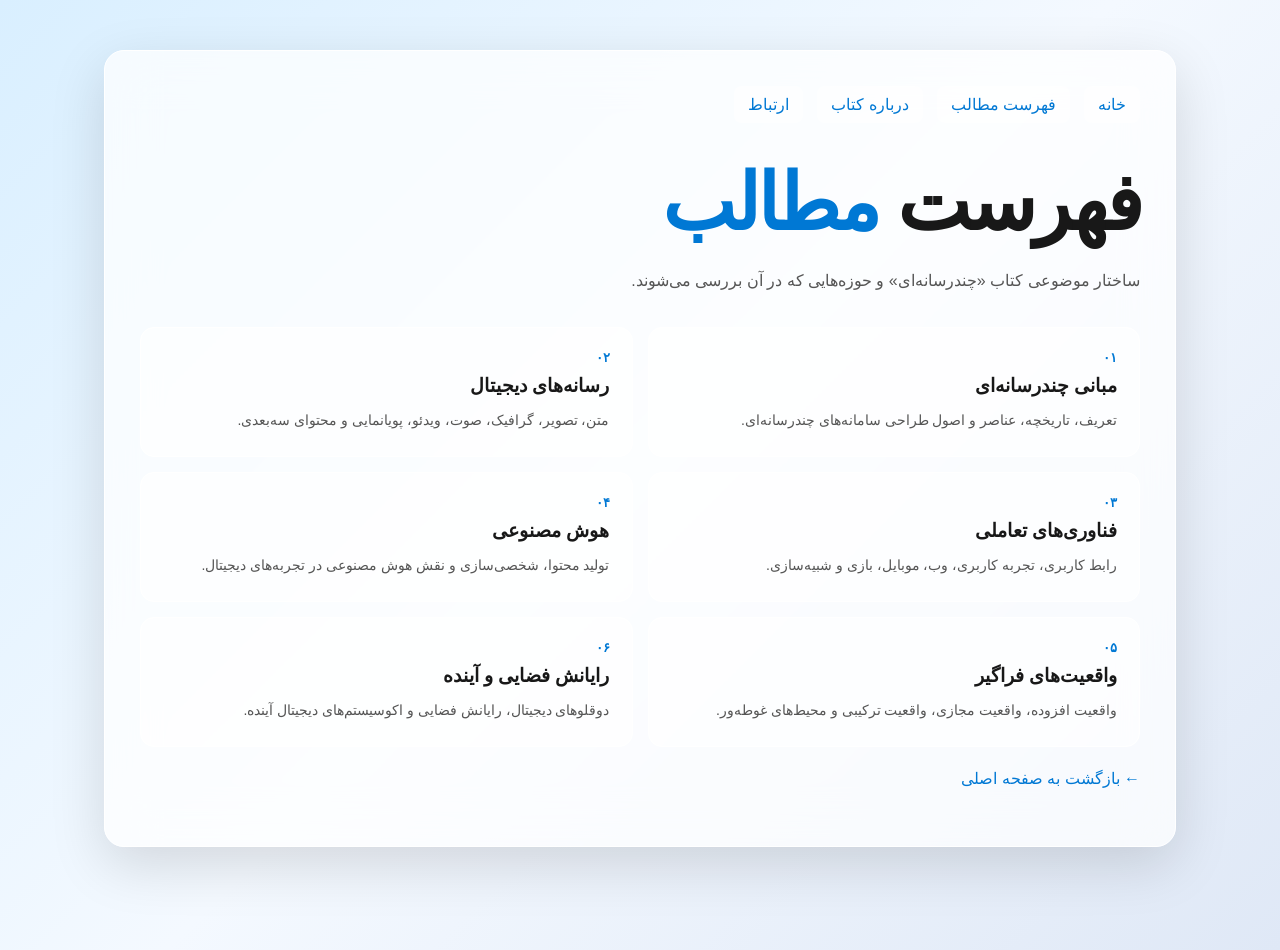
<file: collection.html>
<!doctype html><html lang="fa" dir="rtl"><head><meta charset="utf-8"><meta name="viewport" content="width=device-width,initial-scale=1"><title>فهرست مطالب | چندرسانه‌ای</title><style>body{margin:0;font-family:"Segoe UI",Tahoma,Arial;background:linear-gradient(135deg,#d9efff,#f4f9ff,#dfe8f6);color:#181818;min-height:100vh}.box{max-width:1000px;margin:50px auto;padding:35px;background:#ffffffb8;backdrop-filter:blur(25px);border:1px solid white;border-radius:20px;box-shadow:0 18px 55px #0002}a{color:#0078d4;text-decoration:none}.nav{display:flex;gap:14px;flex-wrap:wrap;margin-bottom:35px}.nav a{padding:9px 14px;border-radius:8px;background:#fff8}h1{font-size:clamp(42px,8vw,78px);margin:0 0 12px;letter-spacing:-3px}h1 span{color:#0078d4}.intro,p{color:#555;line-height:2}.grid{display:grid;grid-template-columns:repeat(2,1fr);gap:15px;margin-top:30px}.item{padding:22px;background:#fff9;border:1px solid white;border-radius:14px}.num{color:#0078d4;font-weight:700;font-size:13px}.item h2{font-size:19px;margin:9px 0}.item p{font-size:14px;margin:0}@media(max-width:650px){.box{margin:20px 12px;padding:24px}.grid{grid-template-columns:1fr}}</style></head><body><main class="box"><nav class="nav"><a href="index.html">خانه</a><a href="collection.html">فهرست مطالب</a><a href="about.html">درباره کتاب</a><a href="contact.html">ارتباط</a></nav><h1>فهرست <span>مطالب</span></h1><p class="intro">ساختار موضوعی کتاب «چندرسانه‌ای» و حوزه‌هایی که در آن بررسی می‌شوند.</p><section class="grid"><div class="item"><div class="num">۰۱</div><h2>مبانی چندرسانه‌ای</h2><p>تعریف، تاریخچه، عناصر و اصول طراحی سامانه‌های چندرسانه‌ای.</p></div><div class="item"><div class="num">۰۲</div><h2>رسانه‌های دیجیتال</h2><p>متن، تصویر، گرافیک، صوت، ویدئو، پویانمایی و محتوای سه‌بعدی.</p></div><div class="item"><div class="num">۰۳</div><h2>فناوری‌های تعاملی</h2><p>رابط کاربری، تجربه کاربری، وب، موبایل، بازی و شبیه‌سازی.</p></div><div class="item"><div class="num">۰۴</div><h2>هوش مصنوعی</h2><p>تولید محتوا، شخصی‌سازی و نقش هوش مصنوعی در تجربه‌های دیجیتال.</p></div><div class="item"><div class="num">۰۵</div><h2>واقعیت‌های فراگیر</h2><p>واقعیت افزوده، واقعیت مجازی، واقعیت ترکیبی و محیط‌های غوطه‌ور.</p></div><div class="item"><div class="num">۰۶</div><h2>رایانش فضایی و آینده</h2><p>دوقلوهای دیجیتال، رایانش فضایی و اکوسیستم‌های دیجیتال آینده.</p></div></section><p><a href="index.html">← بازگشت به صفحه اصلی</a></p></main></body></html>
</file>
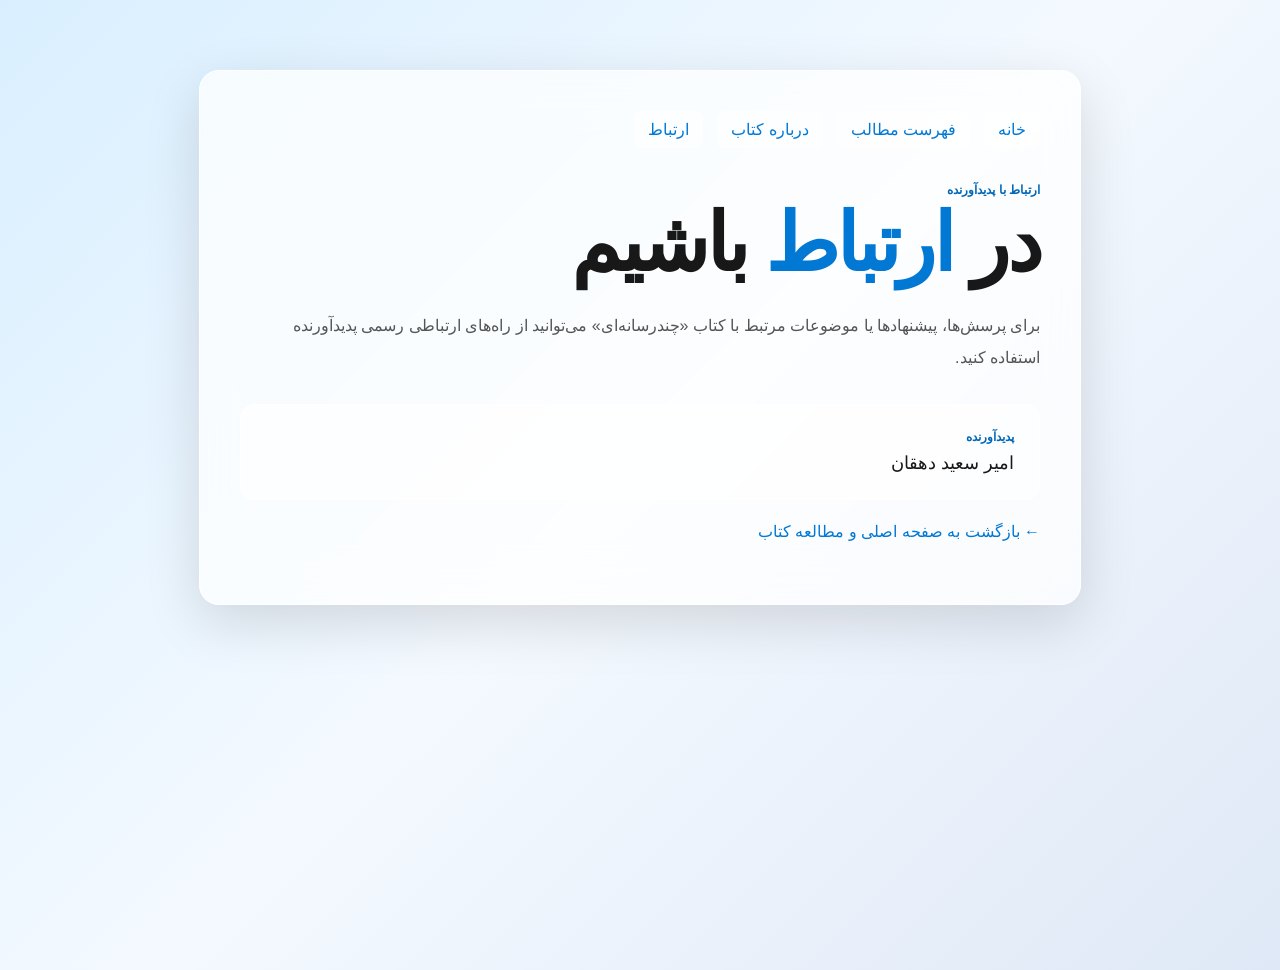
<file: contact.html>
<!doctype html><html lang="fa" dir="rtl"><head><meta charset="utf-8"><meta name="viewport" content="width=device-width,initial-scale=1"><title>ارتباط | چندرسانه‌ای</title><style>body{margin:0;font-family:"Segoe UI",Tahoma,Arial;background:linear-gradient(135deg,#d9efff,#f4f9ff,#dfe8f6);color:#181818;min-height:100vh}.box{max-width:800px;margin:70px auto;padding:40px;background:#ffffffb8;backdrop-filter:blur(25px);border:1px solid white;border-radius:20px;box-shadow:0 18px 55px #0002}a{color:#0078d4;text-decoration:none}.nav{display:flex;gap:14px;flex-wrap:wrap;margin-bottom:35px}.nav a{padding:9px 14px;border-radius:8px;background:#fff8}h1{font-size:clamp(45px,8vw,80px);margin:0 0 20px;letter-spacing:-3px}h1 span{color:#0078d4}p{line-height:2;color:#555}.card{margin-top:30px;padding:25px;border-radius:15px;background:#fff9;border:1px solid white}.label{font-size:12px;color:#0067b8;font-weight:600}.value{font-size:18px;margin-top:8px}</style></head><body><main class="box"><nav class="nav"><a href="index.html">خانه</a><a href="collection.html">فهرست مطالب</a><a href="about.html">درباره کتاب</a><a href="contact.html">ارتباط</a></nav><div class="label">ارتباط با پدیدآورنده</div><h1>در <span>ارتباط</span> باشیم</h1><p>برای پرسش‌ها، پیشنهادها یا موضوعات مرتبط با کتاب «چندرسانه‌ای» می‌توانید از راه‌های ارتباطی رسمی پدیدآورنده استفاده کنید.</p><div class="card"><div class="label">پدیدآورنده</div><div class="value">امیر سعید دهقان</div></div><p><a href="index.html">← بازگشت به صفحه اصلی و مطالعه کتاب</a></p></main></body></html>
</file>
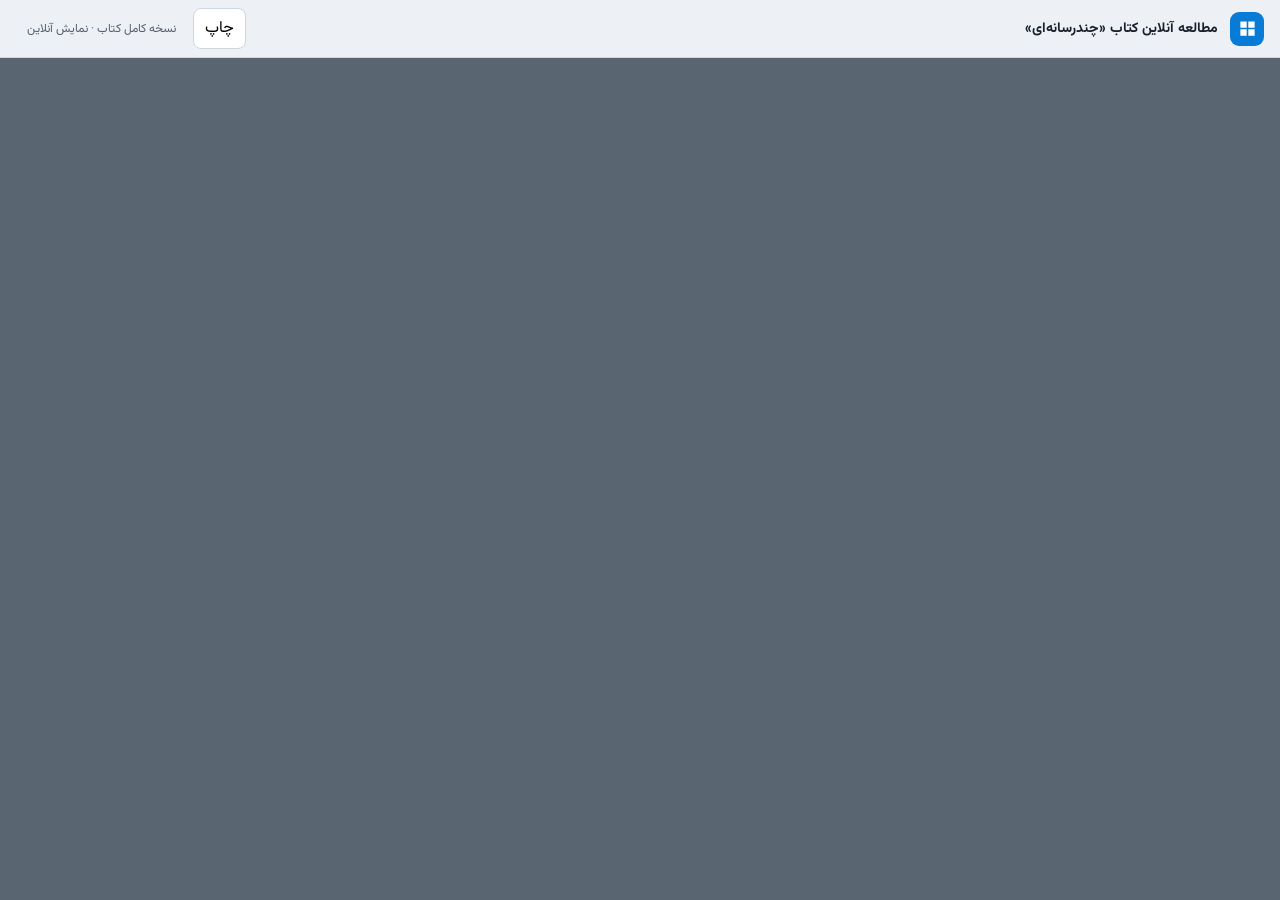
<file: reader.html>
<!doctype html><html lang="fa" dir="rtl"><head><meta charset="utf-8"><meta name="viewport" content="width=device-width,initial-scale=1"><title>مطالعه آنلاین کتاب | چندرسانه‌ای</title><link rel="preconnect" href="https://fonts.googleapis.com"><link rel="preconnect" href="https://fonts.gstatic.com" crossorigin><link href="https://fonts.googleapis.com/css2?family=Vazirmatn:wght@400;500;600;700&display=swap" rel="stylesheet"><style>*{box-sizing:border-box}html,body{margin:0;width:100%;height:100%;overflow:hidden}body{background:#596570;color:#18212b;font-family:Vazirmatn,"Segoe UI",sans-serif}.bar{position:fixed;top:0;left:0;right:0;z-index:10;height:58px;display:flex;align-items:center;gap:12px;padding:9px 16px;background:#f8fbffef;border-bottom:1px solid #ccd8e5;backdrop-filter:blur(22px)}.win{width:34px;height:34px;border:0;border-radius:9px;background:#087bd7;display:grid;place-items:center;cursor:pointer}.win svg{width:19px}.title{font-size:14px;font-weight:700}.tools{margin-right:auto;display:flex;align-items:center;gap:7px}.tools button{font:inherit;border:1px solid #ccd6df;background:#fff;border-radius:8px;padding:7px 11px;cursor:pointer}.info{font-size:12px;min-width:170px;text-align:center;color:#53616f}.viewer{position:absolute;top:58px;right:0;bottom:0;left:0;background:#596570}.viewer iframe{display:block;width:100%;height:100%;border:0;background:#596570}.loading{position:absolute;inset:0;z-index:-1;display:grid;place-items:center;color:#fff;font-size:15px}@media(max-width:600px){.bar{height:56px;flex-wrap:wrap;justify-content:center}.title{font-size:13px}.tools{width:100%;margin-right:0;justify-content:center}.info{min-width:120px}.viewer{top:112px}.tools button{padding:6px 8px}}
</style></head><body><header class="bar"><button class="win" onclick="location.href='index.html'" aria-label="خانه"><svg viewBox="0 0 24 24" fill="white"><path d="M3 3h8v8H3zm10 0h8v8h-8zM3 13h8v8H3zm10 0h8v8h-8z"/></svg></button><span class="title">مطالعه آنلاین کتاب «چندرسانه‌ای»</span><div class="tools"><button onclick="window.print()">چاپ</button><span class="info">نسخه کامل کتاب · نمایش آنلاین</span></div></header><main class="viewer"><div class="loading">در حال بارگذاری کتاب…</div><iframe id="pdfviewer" title="مطالعه آنلاین کتاب" allow="fullscreen"></iframe></main><script>const raw='https://raw.githubusercontent.com/saaeiddev/Multimedia-Article/main/multimedia%20farsi%20-%20%D9%88%DB%8C%D8%B1%D8%A7%D8%B3%D8%AA%D8%A7%D8%B1%DB%8C%20%D8%B9%D9%84%D9%85%DB%8C.pdf';const viewer='https://docs.google.com/gview?embedded=true&url='+encodeURIComponent(raw);document.getElementById('pdfviewer').src=viewer;</script></body></html>
</file>
<file: landing/landing.css>
@font-face{font-family:Vazirmatn;src:url('./Vazirmatn-Regular.woff2') format('woff2');font-display:swap;font-weight:100 900}
.mm-site{--bg:#090a12;--ink:#f2f0fa;--muted:#9899ac;--line:#ffffff16;--violet:#af96ff;--blue:#82acff;margin:0;background:var(--bg);color:var(--ink);font-family:Vazirmatn,Tahoma,sans-serif;font-size:15px;line-height:1.8;overflow-x:clip}
.mm-site *{box-sizing:border-box}.mm-site a{color:inherit;text-decoration:none}.mm-site button,.mm-site input{font:inherit}.mm-site button{cursor:pointer}.mm-site button,.mm-site a,.mm-site input{-webkit-tap-highlight-color:transparent}.mm-site :focus-visible{outline:2px solid #b8a4ff;outline-offset:6px}.mm-site [hidden]{display:none!important}.mm-site ::selection{background:#9174d8;color:white}.mm-site .wrap{width:min(1360px,calc(100% - 100px));margin-inline:auto}.mm-site .skip{position:absolute;top:-100px;z-index:100;background:#fff;color:#000;padding:10px}.mm-site .skip:focus{top:0}.mm-site .header{height:108px;display:flex;align-items:center;justify-content:space-between;border-bottom:1px solid var(--line);gap:24px}.mm-site .brand{display:flex;align-items:center;gap:12px;font-weight:700}.mm-site .brand small{display:block;font:8px/2.5 Arial,sans-serif;letter-spacing:2px;color:var(--muted)}.mm-site .brand-mark{direction:ltr;font:italic 900 34px/.9 Arial;letter-spacing:-12px;padding-right:12px;color:#d9d4f4;transform:rotate(-10deg)}.mm-site .brand-mark span{color:#9678e7}.mm-site .header nav{display:flex;gap:35px;font-size:12px;color:#b3b1c1}.mm-site .header a:hover{color:#c9b5ff}.mm-site .nav-read{border:1px solid #ffffff25;border-radius:8px;padding:9px 17px;font-size:12px}.mm-site .nav-read span{margin-right:20px;color:#c3aaff}.mm-site .hero{min-height:730px;position:relative;display:grid;grid-template-columns:1fr 1.06fr;align-items:center;gap:5px;padding-top:30px;padding-bottom:100px}.mm-site .hero-copy{position:relative;z-index:2;padding-top:10px}.mm-site .eyebrow{display:flex;align-items:center;gap:10px;font-size:11px;color:#c1b6d9;margin-bottom:25px}.mm-site .eyebrow i,.mm-site .live-indicator i{width:5px;height:5px;display:inline-block;background:#aa8de8;border-radius:50%;box-shadow:0 0 14px #9a69ff}.mm-site h1{font-size:clamp(45px,4.65vw,76px);line-height:1.55;font-weight:700;margin:0 0 20px;letter-spacing:-2.5px}.mm-site h1 span{background:linear-gradient(100deg,#79b5ff,#ba9fea 80%);background-clip:text;color:transparent}.mm-site .hero-description{color:var(--muted);line-height:2.1;max-width:465px;font-size:14px;margin:0 0 23px}.mm-site .author-line{display:flex;align-items:center;gap:12px;font-size:12px}.mm-site .author-line small{display:block;font:8px/2.4 Arial;letter-spacing:1.7px;color:#78788f}.mm-site .author-monogram{width:36px;height:36px;border:1px solid #b7a0dd30;border-radius:50%;display:grid;place-items:center;background:#ffffff04;font:9px Georgia;color:#c4b5df}.mm-site .actions{display:flex;gap:23px;align-items:center;flex-wrap:wrap;margin-top:31px}.mm-site .button{display:inline-flex;align-items:center;justify-content:center;gap:24px;padding:14px 23px;border-radius:8px;font-size:12px;transition:transform .25s,box-shadow .25s}.mm-site .button:hover{transform:translateY(-3px);box-shadow:0 8px 35px #9d81ff33}.mm-site .primary{background:#d5c5ff;color:#201334;box-shadow:inset 0 1px #ffffffa0}.mm-site .text-link{font-size:11px;color:#c1bbce;display:inline-flex;gap:12px;align-items:center}.mm-site .text-link:hover{color:#fff}.mm-site .hero-note{display:flex;gap:11px;color:#76768c;font-size:10px;margin-top:23px}.mm-site .hero-note b{font-weight:400;color:#595269}.mm-site .hero-art{position:relative;min-width:0;height:570px;direction:ltr;isolation:isolate;overflow:clip}.mm-site .art-glow{position:absolute;inset:15% -8%;background:radial-gradient(ellipse,#52329635,transparent 66%);filter:blur(25px);z-index:-1}.mm-site #scene{position:absolute;inset:0;width:100%;height:100%;z-index:1;touch-action:pan-y}.mm-site .art-index{position:absolute;top:22px;left:14%;color:#7c748d;font:8px Arial;letter-spacing:2px;z-index:2}.mm-site .floating-label{position:absolute;display:flex;align-items:center;gap:9px;background:#19182499;border:1px solid #ffffff1b;box-shadow:0 7px 30px #0004;backdrop-filter:blur(12px);border-radius:6px;padding:9px 11px;font:8px Arial;letter-spacing:1px;z-index:2;pointer-events:none}.mm-site .label-cinema{top:33%;left:1%}.mm-site .label-audio{right:1%;bottom:23%}.mm-site .label-dot{width:5px;height:5px;background:#a692ff;border-radius:50%}.mm-site .mini-wave{color:#77bdff;font-size:15px;letter-spacing:2px}.mm-site .scene-controls{position:absolute;bottom:26px;left:50%;transform:translateX(-50%);display:flex;align-items:center;gap:7px;padding:5px 9px;border:1px solid #ffffff19;border-radius:30px;background:#12111ddd;z-index:3;direction:rtl;white-space:nowrap}.mm-site .scene-controls button{color:#c0b9cf;border:0;background:none;padding:5px 9px;font-size:10px}.mm-site .scene-controls button:hover{color:#fff;background:#ffffff10;border-radius:20px}.mm-site .scene-controls span{color:#655c75;font-size:9px}.mm-site .scene-controls #motion{border-right:1px solid #ffffff19;min-width:30px}.mm-site .art-hint{position:absolute;bottom:1px;left:0;width:100%;text-align:center;font-size:9px;color:#6d667d;direction:rtl}.mm-site .hero-bottom{position:absolute;bottom:22px;left:0;right:0;display:flex;justify-content:space-between;align-items:center;color:#666478;font-size:9px}.mm-site .hero-bottom>span{font:8px Arial;letter-spacing:1.5px}.mm-site .hero-bottom a{display:flex;align-items:center;gap:15px}.mm-site .hero-bottom a span{color:#c4b5e3}.mm-site .discipline-band{border-block:1px solid var(--line);background:#ffffff02;padding:23px 0;overflow:hidden}.mm-site .discipline-band .wrap{display:flex;justify-content:space-between;align-items:center;gap:25px;color:#a8a2b7;font:11px Arial;letter-spacing:3px}.mm-site .discipline-band i{font-size:20px;font-style:normal;color:#5f4d7e}.mm-site .section-space{padding-block:100px 15px;scroll-margin-top:30px}.mm-site .section-heading{display:flex;align-items:end;justify-content:space-between;gap:30px;margin-bottom:35px}.mm-site .kicker{color:#a28cc7;font-size:11px;display:block;margin-bottom:18px}.mm-site h2{font-size:clamp(26px,3vw,43px);line-height:1.65;font-weight:500;margin:0;letter-spacing:-.8px}.mm-site .section-heading>p{font-size:12px;line-height:2.2;color:var(--muted);margin:0 0 5px}.mm-site .lab{display:grid;grid-template-columns:260px 1fr;border:1px solid var(--line);border-radius:14px;overflow:hidden;background:#0f101b}.mm-site .lab-nav{padding:16px;border-left:1px solid var(--line);display:flex;flex-direction:column;justify-content:center;gap:5px}.mm-site .lab-nav button{border:1px solid transparent;background:none;color:#9591a8;text-align:right;border-radius:7px;padding:17px 12px;display:flex;align-items:center;gap:12px;font-size:12px;white-space:nowrap}.mm-site .lab-nav button>span{font:9px Arial;color:#655d7c}.mm-site .lab-nav button>i{margin-right:auto;font-style:normal;opacity:0}.mm-site .lab-nav button[aria-selected=true]{background:#a187e313;border-color:#9e83da36;color:#ddd0fa}.mm-site .lab-nav button[aria-selected=true] i{opacity:1}.mm-site .lab-panel{min-width:0}.mm-site .lab-visual{height:300px;position:relative;overflow:hidden;background:radial-gradient(ellipse at center,#231832,#0b0d16 75%)}.mm-site #demo{display:block;width:100%;height:100%}.mm-site .visual-tag{position:absolute;left:24px;top:24px;font:9px Arial;letter-spacing:1.8px;color:#a39bb5}.mm-site .live-indicator{position:absolute;right:24px;top:20px;font-size:9px;color:#a79ab9;display:flex;align-items:center;gap:7px}.mm-site .lab-caption{border-top:1px solid var(--line);padding:25px 30px;display:grid;grid-template-columns:1fr 150px;gap:35px;align-items:center;min-height:155px}.mm-site h3{font-size:17px;font-weight:500;margin:0 0 9px}.mm-site .lab-caption p{font-size:11px;line-height:2;color:#9d96ac;margin:0;max-width:480px}.mm-site .lab-control{display:flex;flex-direction:column;gap:8px}.mm-site .lab-control label{font-size:10px;color:#b4a9c6}.mm-site input[type=range]{width:100%;accent-color:#bca0fc;cursor:pointer;direction:ltr}.mm-site #sound{background:#c7b0f220;border:1px solid #c7b0f255;color:#ddd0fa;border-radius:5px;font-size:10px;padding:6px}.mm-site .about{display:grid;grid-template-columns:1fr 1fr;gap:95px;align-items:center}.mm-site .about-copy p{color:#a29aaf;font-size:13px;line-height:2.3}.mm-site .book-facts{border-block:1px solid var(--line);padding-block:22px;display:grid;grid-template-columns:1fr 1fr;gap:22px;margin:25px 0}.mm-site .book-facts small{display:block;color:#777085;font-size:10px}.mm-site .book-facts strong{font-weight:400;font-size:12px}.mm-site .editorial-art{position:relative;height:510px;border:1px solid #a795bf2a;border-radius:10px;background:radial-gradient(ellipse at 80% 45%,#4d27654a,transparent 60%),linear-gradient(140deg,#131421,#0c0d16);direction:ltr;overflow:hidden;padding:35px}.mm-site .editorial-no{font:10px Arial;letter-spacing:3px;color:#a79ab9}.mm-site .editorial-type{position:absolute;left:35px;top:110px;font:500 clamp(48px,6vw,87px)/1.05 Arial;letter-spacing:-4px;z-index:1}.mm-site .editorial-type em{font-weight:300;color:#b49cda;font-family:Georgia;letter-spacing:-5px}.mm-site .editorial-foot{position:absolute;bottom:30px;left:35px;font:8px Arial;letter-spacing:2px;color:#786b8c}.mm-site .editorial-rings{position:absolute;right:-130px;top:65px;width:420px;height:400px;transform:rotate(-32deg)}.mm-site .editorial-rings i{position:absolute;inset:0;border:1px solid #ab94ce68;border-radius:50%;box-shadow:inset -12px 0 20px #9980c718,6px 0 20px #8171ba12}.mm-site .editorial-rings i:nth-child(2){inset:25px}.mm-site .editorial-rings i:nth-child(3){inset:50px}.mm-site .editorial-rings i:nth-child(4){inset:75px}.mm-site .editorial-rings i:nth-child(5){inset:100px}.mm-site .perspective-grid{display:grid;grid-template-columns:repeat(3,1fr);gap:18px}.mm-site .perspective{border:1px solid var(--line);border-radius:10px;padding:28px;background:linear-gradient(140deg,#ffffff04,transparent);transition:transform .3s,border-color .3s}.mm-site .perspective:hover{transform:translateY(-5px);border-color:#b49cd855}.mm-site .card-number{display:block;direction:ltr;text-align:right;color:#797183;font:10px Arial}.mm-site .card-glyph{height:120px;display:flex;align-items:center;justify-content:center;direction:ltr;color:#c8b6e6;font:italic 60px Georgia;text-shadow:0 0 35px #9f69df44}.mm-site .card-glyph span{font:45px Vazirmatn;color:#766895;margin-left:18px}.mm-site .perspective p{font-size:12px;color:#9890a6;line-height:2.2;min-height:53px}.mm-site .card-foot{font:8px Arial;color:#726a80;letter-spacing:1.3px}.mm-site .waveform{gap:7px}.mm-site .waveform i{width:4px;height:25px;border-radius:9px;background:linear-gradient(#b89de4,#675296)}.mm-site .waveform i:nth-child(2n){height:60px}.mm-site .waveform i:nth-child(3n){height:85px}.mm-site .spatial-glyph{position:relative}.mm-site .spatial-glyph i{position:absolute;left:calc(50% - 30px);width:60px;height:60px;border:1px solid #b29ac8;transform:rotate(30deg) skewY(-15deg);border-radius:9px;background:#9776bd13}.mm-site .spatial-glyph i:nth-child(2){margin-top:-26px}.mm-site .spatial-glyph i:nth-child(3){margin-top:26px}.mm-site .read-cta{position:relative;isolation:isolate;overflow:hidden;text-align:center;border:1px solid #aa8de22b;border-radius:14px;margin-top:110px;margin-bottom:85px;padding:70px 20px;background:radial-gradient(ellipse at 50% 120%,#4c286746,transparent 75%),#10101a}.mm-site .read-cta h2{font-size:clamp(26px,3.2vw,45px)}.mm-site .read-cta h2 span{color:#c4a7fb}.mm-site .read-cta p{color:#9790a4;font-size:12px;margin:15px 0 25px}.mm-site .read-cta small{display:block;font-size:9px;color:#797083;margin-top:16px}.mm-site .cta-orbit{position:absolute;width:850px;height:250px;left:50%;top:50%;transform:translate(-50%,-50%) rotate(-18deg);border:1px solid #aa8de21b;border-radius:50%;z-index:-1}.mm-site .footer{border-top:1px solid var(--line);padding-block:32px 40px;display:flex;align-items:center;justify-content:space-between;gap:20px}.mm-site .footer>div{display:flex;gap:25px;font-size:11px;color:#aaa0b8}.mm-site .footer>small{font-size:9px;color:#777080;line-height:2.2;text-align:left}.mm-site .footer>small span{font:8px Arial}.mm-site .fallback-book{position:absolute;left:29%;top:90px;width:205px;height:290px;border:1px solid #817396;border-radius:4px;background:linear-gradient(140deg,#343046,#11121e);box-shadow:-14px 9px #252235,-21px 13px #0b0c13,0 40px 70px #0008;transform:perspective(700px) rotateY(-22deg) rotateZ(-9deg);padding:25px;display:flex;flex-direction:column;justify-content:space-between}.mm-site .fallback-book>span{font:700 30px/.98 Arial;letter-spacing:-1px}.mm-site .fallback-book small{font-size:12px;direction:rtl}.mm-site .cover-orbit{display:block;width:135px;height:75px;border:8px double #b39be3;border-radius:50%;transform:rotate(-40deg);margin-top:40px}.mm-site .webgl-ready .fallback-book{display:none}.mm-site .reveal{opacity:1;transform:none}.mm-site .will-reveal{opacity:0;transform:translateY(20px);transition:opacity .7s,transform .7s}.mm-site .will-reveal.visible{opacity:1;transform:none}
@media(min-width:1600px){.mm-site .hero{min-height:790px}.mm-site .hero-art{height:630px}}
@media(max-width:1100px){.mm-site .wrap{width:calc(100% - 56px)}.mm-site .header nav{gap:20px}.mm-site .hero{grid-template-columns:1fr 1fr;min-height:675px}.mm-site .hero-art{height:510px}.mm-site .hero-copy h1{font-size:52px}.mm-site .hero-description{font-size:13px}.mm-site .actions{gap:17px}.mm-site .lab{grid-template-columns:220px 1fr}.mm-site .lab-nav{padding:10px}.mm-site .lab-nav button{font-size:11px;padding:17px 8px}.mm-site .about{gap:45px}.mm-site .editorial-art{height:490px}}
@media(max-width:760px){.mm-site .wrap{width:calc(100% - 36px)}.mm-site .header{height:82px;gap:10px}.mm-site .header nav{display:none}.mm-site .brand{font-size:12px;gap:10px}.mm-site .brand small{font-size:6px;letter-spacing:1.4px}.mm-site .brand-mark{font-size:29px}.mm-site .nav-read{font-size:10px;padding:7px 11px}.mm-site .nav-read span{margin-right:8px}.mm-site .hero{display:flex;flex-direction:column;gap:0;padding-top:35px;padding-bottom:70px}.mm-site .hero-copy{width:100%;text-align:center}.mm-site .eyebrow{justify-content:center;font-size:9px;margin-bottom:18px}.mm-site .hero-copy h1{font-size:clamp(41px,9vw,62px);line-height:1.5;margin-bottom:16px}.mm-site .hero-description{font-size:12px;max-width:440px;margin:0 auto 18px}.mm-site .author-line,.mm-site .actions,.mm-site .hero-note{justify-content:center}.mm-site .author-line{text-align:right}.mm-site .actions{margin-top:22px;gap:18px}.mm-site .button{font-size:11px;padding:13px 18px}.mm-site .hero-note{margin-top:18px;font-size:9px}.mm-site .hero-art{height:430px;width:min(100%,520px);margin-top:7px}.mm-site .art-index{top:15px;left:5%;font-size:7px}.mm-site .label-cinema{left:0;top:35%;font-size:7px}.mm-site .label-audio{font-size:7px;right:0;bottom:27%}.mm-site .hero-bottom>span:last-child{display:none}.mm-site .hero-bottom>span{font-size:6px;letter-spacing:1px}.mm-site .hero-bottom a{font-size:8px}.mm-site .discipline-band{padding:17px 0}.mm-site .discipline-band .wrap{gap:18px;font-size:8px;letter-spacing:1.6px;width:max-content}.mm-site .discipline-band i{font-size:14px}.mm-site .section-space{padding-top:65px}.mm-site .section-heading{display:block;margin-bottom:25px}.mm-site .section-heading>p{margin-top:15px;font-size:11px}.mm-site h2{font-size:28px}.mm-site .kicker{font-size:10px;margin-bottom:12px}.mm-site .lab{display:flex;flex-direction:column}.mm-site .lab-nav{flex-direction:row;overflow:auto;justify-content:flex-start;border-left:0;border-bottom:1px solid var(--line);padding:10px;gap:5px}.mm-site .lab-nav button{padding:11px;flex-shrink:0;font-size:10px;gap:7px}.mm-site .lab-nav button i{display:none}.mm-site .lab-visual{height:260px}.mm-site .visual-tag{font-size:7px;left:15px;top:19px}.mm-site .live-indicator{font-size:8px;right:15px;top:15px}.mm-site .lab-caption{padding:21px;grid-template-columns:1fr;gap:16px}.mm-site .lab-control{max-width:220px}.mm-site .about{grid-template-columns:1fr;gap:32px}.mm-site .editorial-art{height:365px;order:2}.mm-site .editorial-type{font-size:62px;top:75px}.mm-site .editorial-rings{top:10px}.mm-site .about-copy p{font-size:12px}.mm-site .perspective-grid{grid-template-columns:1fr;gap:12px}.mm-site .perspective{padding:24px;position:relative}.mm-site .perspective .card-glyph{height:100px}.mm-site .perspective p{min-height:0}.mm-site .read-cta{margin-top:60px;margin-bottom:50px;padding:45px 15px}.mm-site .read-cta h2{font-size:26px}.mm-site .footer{flex-wrap:wrap;gap:25px}.mm-site .footer>div{font-size:10px;gap:14px}.mm-site .footer>small{width:100%;text-align:right}.mm-site .fallback-book{top:55px;left:calc(50% - 90px);width:180px;height:260px}}
@media(prefers-reduced-motion:reduce){.mm-site *{scroll-behavior:auto!important;transition:none!important;animation:none!important}.mm-site .will-reveal{opacity:1;transform:none}}
</file>
